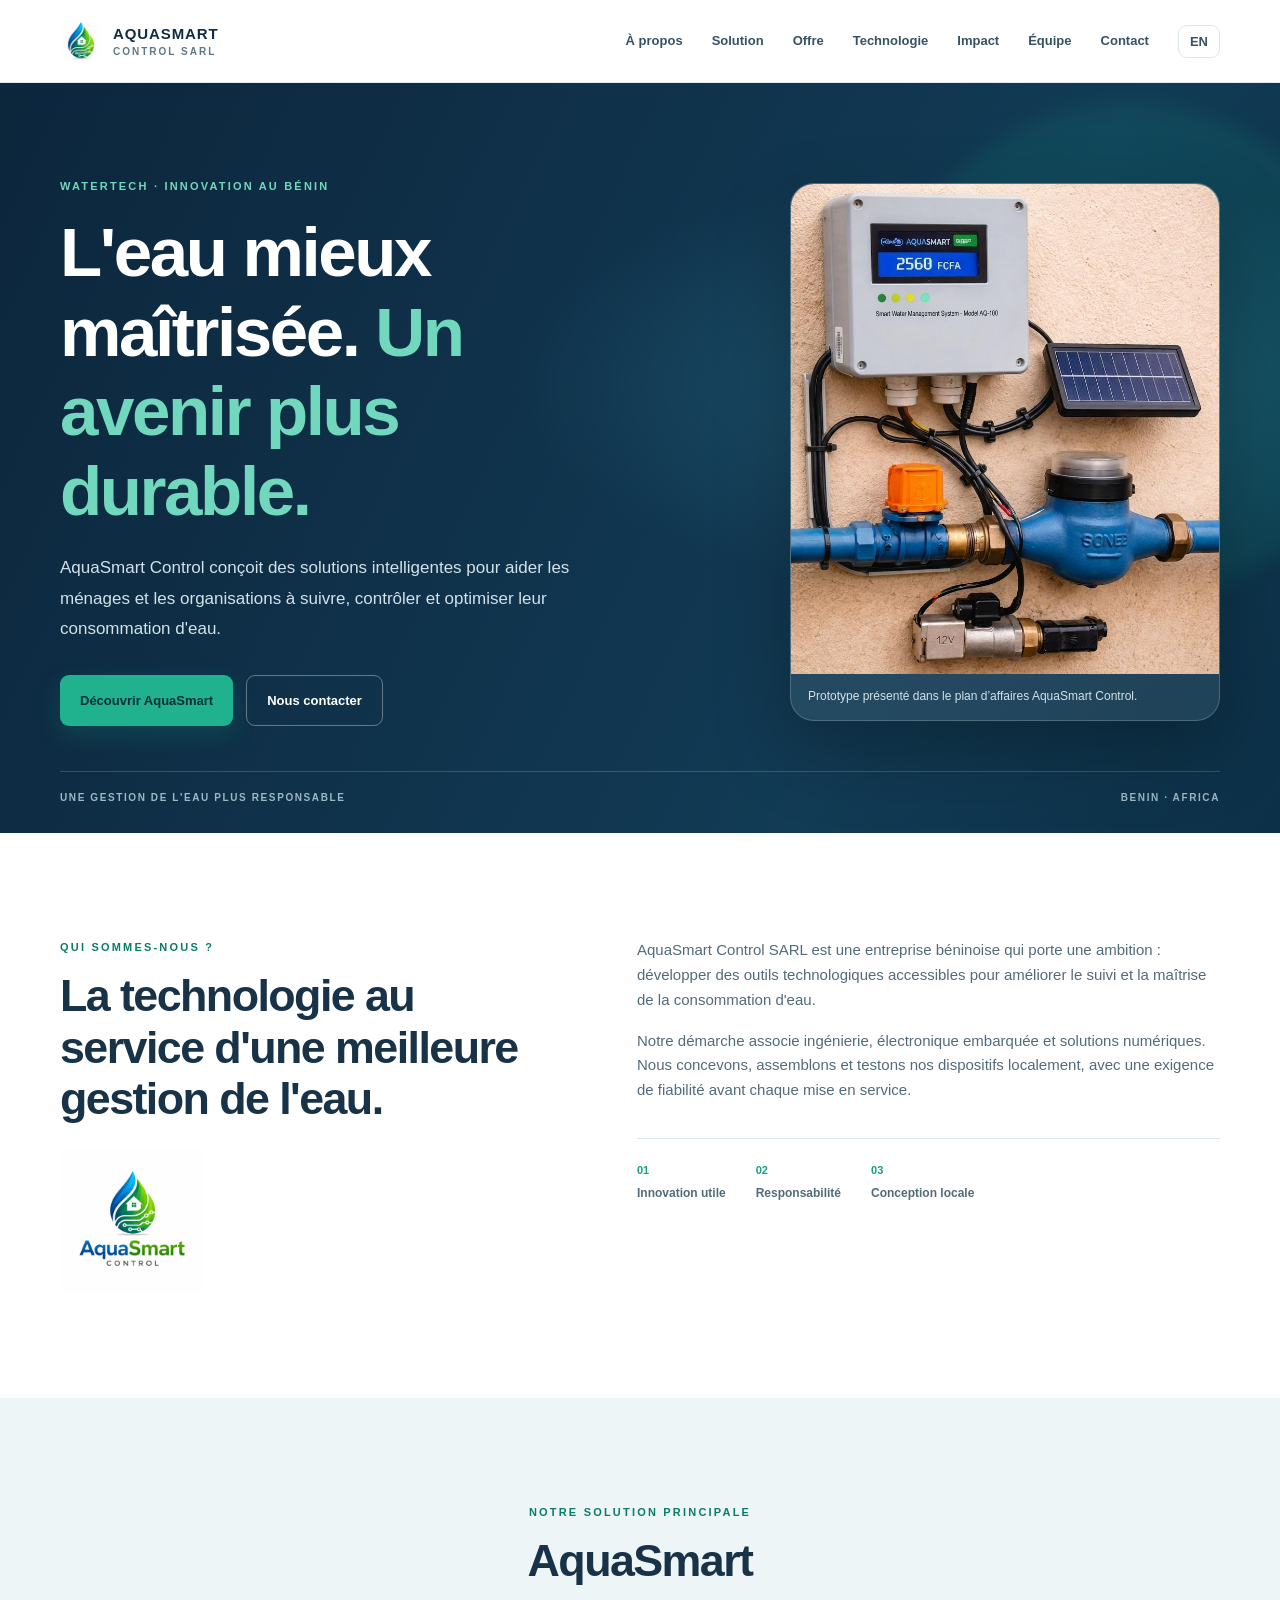
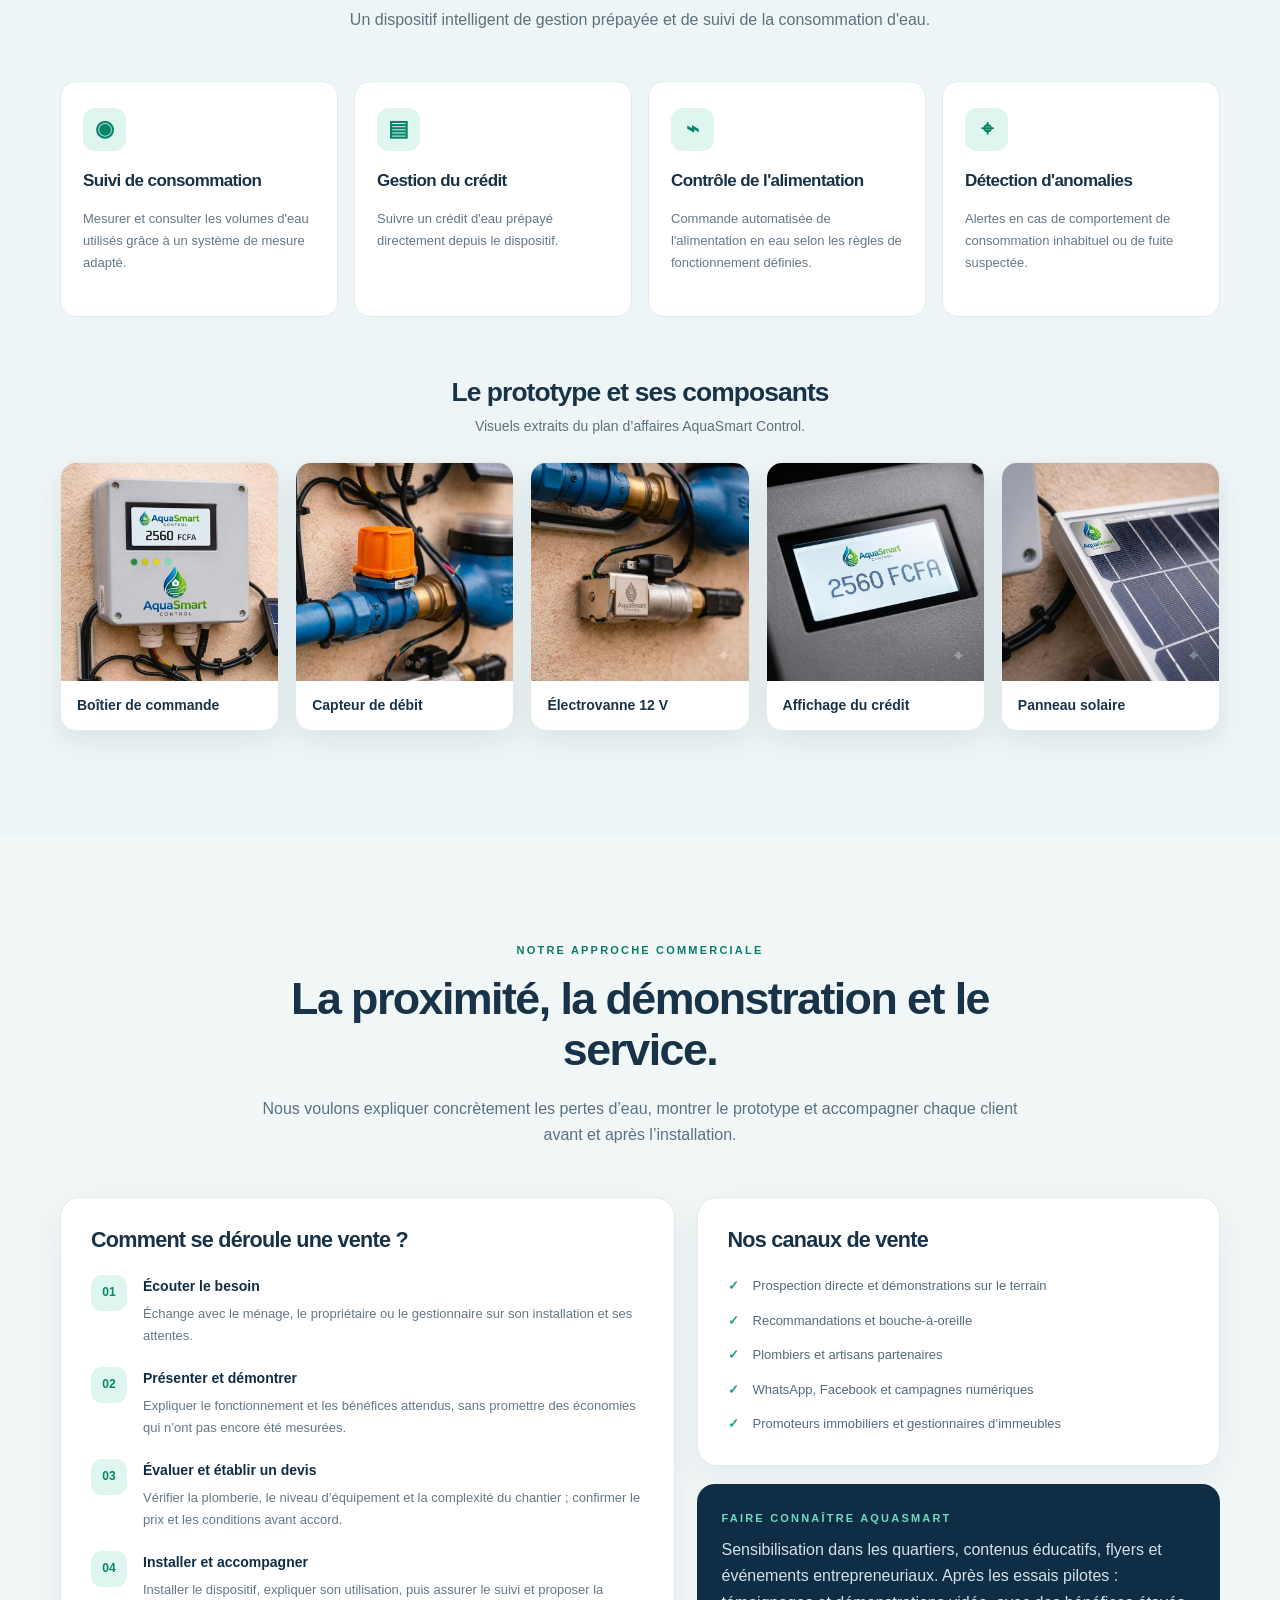
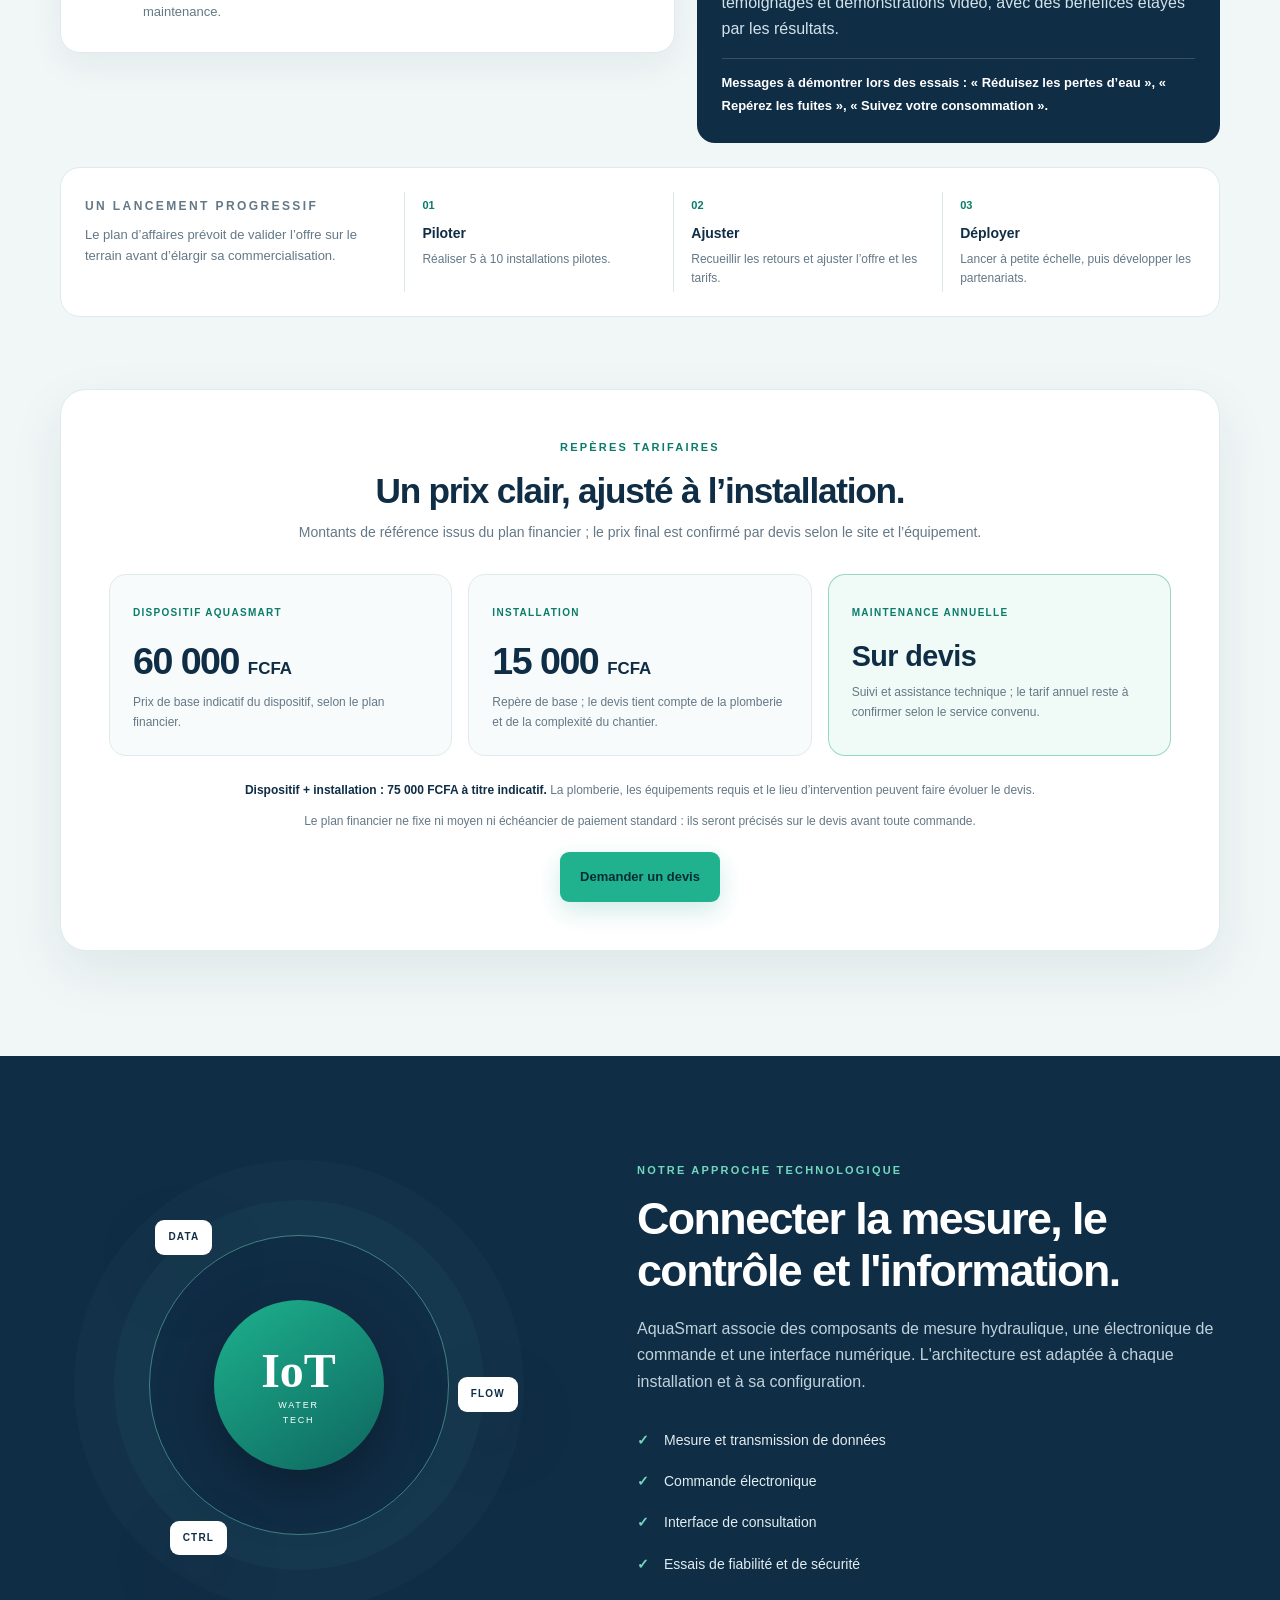
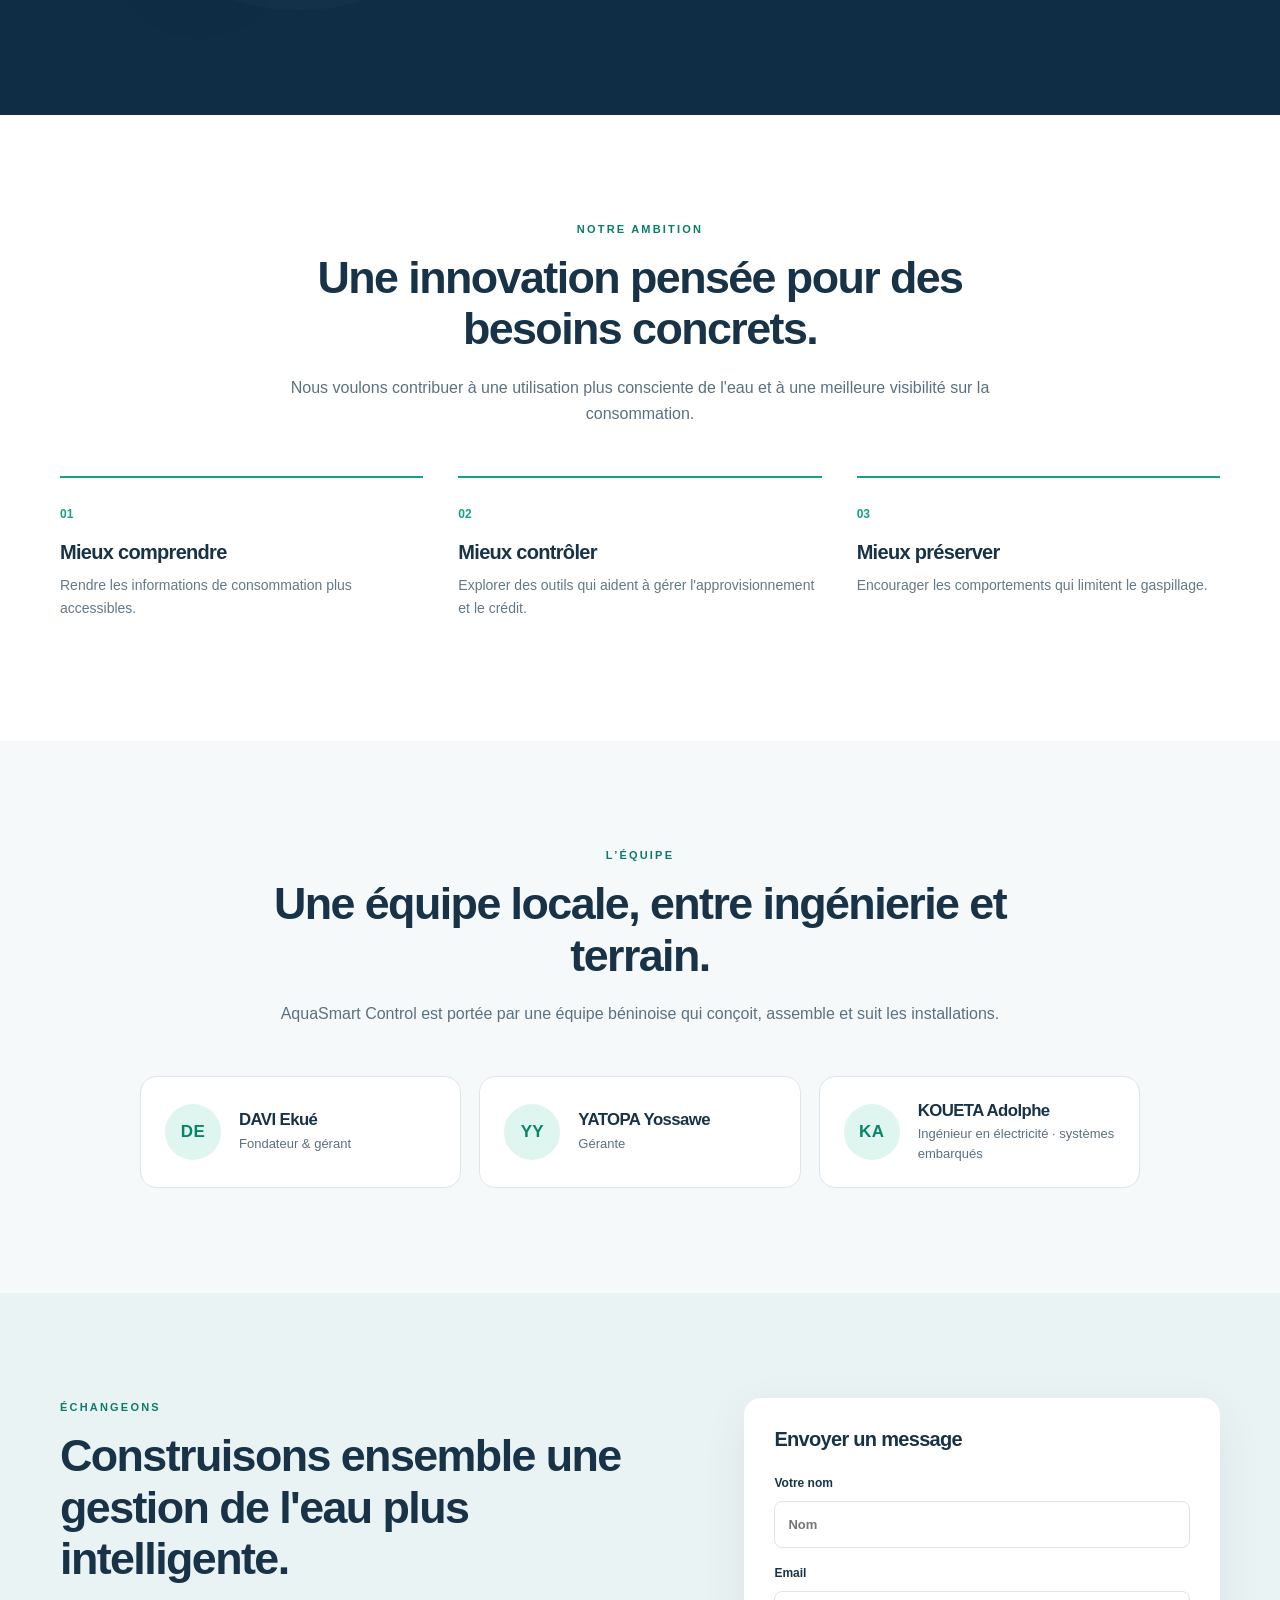
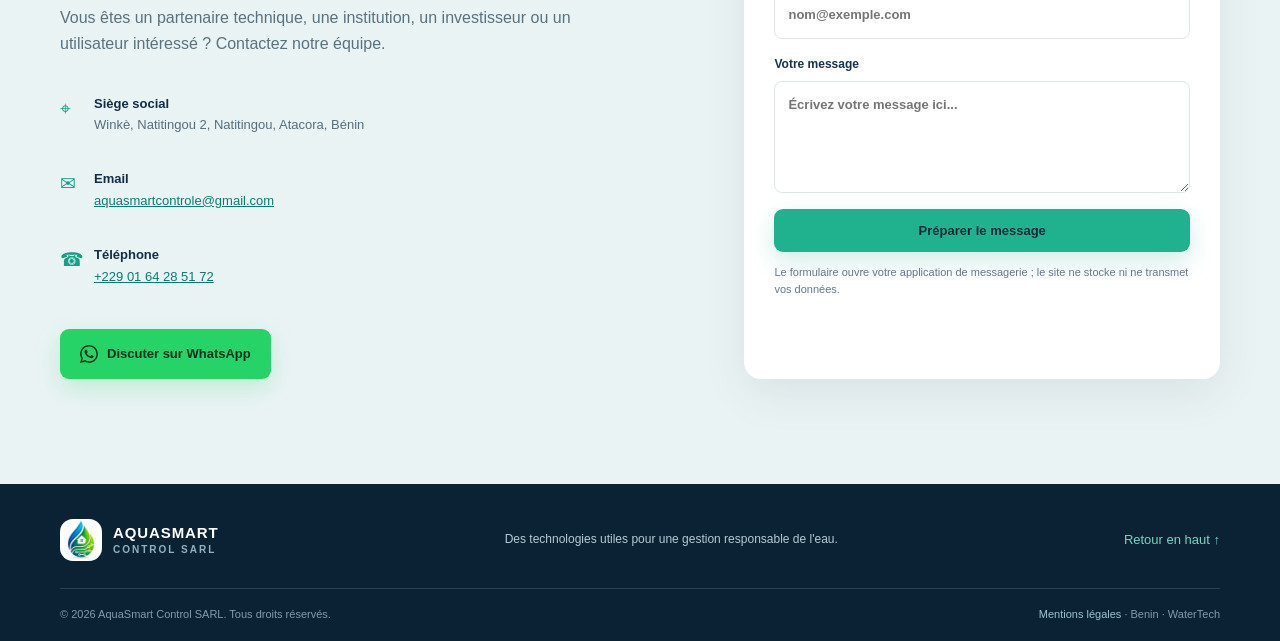
<file: index.html>
<!doctype html>
<html lang="fr">
<head>
  <meta charset="utf-8">
  <meta name="viewport" content="width=device-width, initial-scale=1">
  <meta name="description" content="AquaSmart Control SARL développe des solutions intelligentes pour mieux suivre, contrôler et optimiser la consommation d’eau.">
  <meta name="theme-color" content="#102d46">
  <meta property="og:type" content="website">
  <meta property="og:site_name" content="AquaSmart Control SARL">
  <meta property="og:url" content="https://cideg-dev.github.io/aquasmart-site-vitrine/">
  <meta property="og:title" content="AquaSmart Control SARL | Gestion intelligente de l’eau">
  <meta property="og:description" content="Des solutions intelligentes pour mieux suivre, contrôler et optimiser la consommation d’eau.">
  <meta property="og:locale" content="fr_FR">
  <meta property="og:locale:alternate" content="en_US">
  <meta property="og:image" content="https://cideg-dev.github.io/aquasmart-site-vitrine/assets/og-image.jpg">
  <meta property="og:image:type" content="image/jpeg">
  <meta property="og:image:width" content="1200">
  <meta property="og:image:height" content="630">
  <meta property="og:image:alt" content="AquaSmart Control — « L’eau mieux maîtrisée. Un avenir plus durable. » et le prototype du compteur d’eau prépayé.">
  <meta name="twitter:card" content="summary_large_image">
  <meta name="twitter:title" content="AquaSmart Control SARL | Gestion intelligente de l’eau">
  <meta name="twitter:description" content="Des solutions intelligentes pour mieux suivre, contrôler et optimiser la consommation d’eau.">
  <meta name="twitter:image" content="https://cideg-dev.github.io/aquasmart-site-vitrine/assets/og-image.jpg">
  <link rel="canonical" href="https://cideg-dev.github.io/aquasmart-site-vitrine/">
  <title>AquaSmart Control SARL | Gestion intelligente de l’eau</title>
  <link rel="icon" href="assets/favicon.svg" type="image/svg+xml">
  <link rel="icon" href="assets/logo-mark.png" type="image/png" sizes="192x192">
  <link rel="apple-touch-icon" href="assets/logo-mark.png">
  <link rel="preload" as="image" href="assets/prototype-installe.jpg" fetchpriority="high">
  <link rel="stylesheet" href="styles.css">
  <script defer src="script.js"></script>
  <script type="application/ld+json">
    {
      "@context": "https://schema.org",
      "@type": "Organization",
      "name": "AquaSmart Control SARL",
      "url": "https://cideg-dev.github.io/aquasmart-site-vitrine/",
      "logo": "https://cideg-dev.github.io/aquasmart-site-vitrine/assets/logo-aquasmart.png",
      "email": "aquasmartcontrole@gmail.com",
      "telephone": "+2290164285172",
      "description": "Entreprise béninoise qui développe des solutions intelligentes de suivi, de contrôle et d'optimisation de la consommation d'eau.",
      "address": {
        "@type": "PostalAddress",
        "streetAddress": "Winkè, Natitingou 2",
        "addressLocality": "Natitingou",
        "addressRegion": "Atacora",
        "addressCountry": "BJ"
      },
      "areaServed": "BJ",
      "knowsAbout": ["gestion de l'eau", "objets connectés", "compteur d'eau prépayé"]
    }
  </script>
</head>
<body>
  <a class="skip-link" href="#main">Aller au contenu / Skip to content</a>
  <header class="site-header">
    <div class="container nav-wrap">
      <a class="brand" href="#home" aria-label="AquaSmart Control, accueil">
        <span class="brand-mark"><img src="assets/logo-mark.png" alt="" width="42" height="42"></span>
        <span class="brand-name">AQUASMART <small>CONTROL SARL</small></span>
      </a>
      <button class="menu-toggle" type="button" aria-expanded="false" aria-controls="main-nav" aria-label="Ouvrir le menu">
        <span></span><span></span><span></span>
      </button>
      <nav id="main-nav" class="main-nav" aria-label="Navigation principale">
        <a href="#about" data-fr="À propos" data-en="About">À propos</a>
        <a href="#solution" data-fr="Solution" data-en="Solution">Solution</a>
        <a href="#vente" data-fr="Offre" data-en="Offer">Offre</a>
        <a href="#technology" data-fr="Technologie" data-en="Technology">Technologie</a>
        <a href="#impact" data-fr="Impact" data-en="Impact">Impact</a>
        <a href="#team" data-fr="Équipe" data-en="Team">Équipe</a>
        <a href="#contact" data-fr="Contact" data-en="Contact">Contact</a>
        <button class="lang-switch" type="button" aria-label="Passer en anglais" lang="en">EN</button>
      </nav>
    </div>
  </header>

  <main id="main">
    <section id="home" class="hero">
      <div class="hero-glow"></div>
      <div class="container hero-grid">
        <div class="hero-copy">
          <p class="eyebrow" data-fr="WATERTECH · INNOVATION AU BÉNIN" data-en="WATERTECH · INNOVATION FROM BENIN">WATERTECH · INNOVATION AU BÉNIN</p>
          <h1 data-fr="L'eau mieux maîtrisée. <em>Un avenir plus durable.</em>" data-en="Water, managed smarter. <em>A more sustainable future.</em>">L'eau mieux maîtrisée. <em>Un avenir plus durable.</em></h1>
          <p class="hero-lead" data-fr="AquaSmart Control conçoit des solutions intelligentes pour aider les ménages et les organisations à suivre, contrôler et optimiser leur consommation d'eau." data-en="AquaSmart Control is developing smart solutions to help households and organisations monitor, control and optimise their water use.">AquaSmart Control conçoit des solutions intelligentes pour aider les ménages et les organisations à suivre, contrôler et optimiser leur consommation d'eau.</p>
          <div class="hero-actions">
            <a class="button button-primary" href="#solution" data-fr="Découvrir AquaSmart" data-en="Discover AquaSmart">Découvrir AquaSmart</a>
            <a class="button button-ghost" href="#contact" data-fr="Nous contacter" data-en="Contact us">Nous contacter</a>
          </div>
        </div>
        <figure class="hero-product">
          <img src="assets/prototype-installe.jpg" width="843" height="945" alt="Prototype AquaSmart installé sur une conduite d’eau, avec son boîtier et son panneau solaire" data-alt-fr="Prototype AquaSmart installé sur une conduite d’eau, avec son boîtier et son panneau solaire" data-alt-en="AquaSmart prototype installed on a water pipe, with its control unit and solar panel" fetchpriority="high">
          <figcaption data-fr="Prototype présenté dans le plan d’affaires AquaSmart Control." data-en="Prototype shown in the AquaSmart Control business plan.">Prototype présenté dans le plan d’affaires AquaSmart Control.</figcaption>
        </figure>
      </div>
      <div class="hero-bottom container"><span data-fr="UNE GESTION DE L'EAU PLUS RESPONSABLE" data-en="TOWARDS MORE RESPONSIBLE WATER USE">UNE GESTION DE L'EAU PLUS RESPONSABLE</span><span>BENIN · AFRICA</span></div>
    </section>

    <section id="about" class="section section-light">
      <div class="container two-col">
        <div>
          <p class="eyebrow eyebrow-dark" data-fr="QUI SOMMES-NOUS ?" data-en="WHO WE ARE">QUI SOMMES-NOUS ?</p>
          <h2 data-fr="La technologie au service d'une meilleure gestion de l'eau." data-en="Technology for better water management.">La technologie au service d'une meilleure gestion de l'eau.</h2>
          <figure class="about-logo"><img src="assets/logo-aquasmart.png" width="160" height="160" alt="Logo AquaSmart Control SARL" loading="lazy"></figure>
        </div>
        <div class="section-text">
          <p data-fr="AquaSmart Control SARL est une entreprise béninoise qui porte une ambition : développer des outils technologiques accessibles pour améliorer le suivi et la maîtrise de la consommation d'eau." data-en="AquaSmart Control SARL is a Beninese company with a clear ambition: to develop accessible technology that improves water-use monitoring and management.">AquaSmart Control SARL est une entreprise béninoise qui porte une ambition : développer des outils technologiques accessibles pour améliorer le suivi et la maîtrise de la consommation d'eau.</p>
          <p data-fr="Notre démarche associe ingénierie, électronique embarquée et solutions numériques. Nous concevons, assemblons et testons nos dispositifs localement, avec une exigence de fiabilité avant chaque mise en service." data-en="Our approach combines engineering, embedded electronics and digital solutions. We design, assemble and test our devices locally, with a strong focus on reliability before every installation.">Notre démarche associe ingénierie, électronique embarquée et solutions numériques. Nous concevons, assemblons et testons nos dispositifs localement, avec une exigence de fiabilité avant chaque mise en service.</p>
          <div class="values">
            <div><b>01</b><span data-fr="Innovation utile" data-en="Purposeful innovation">Innovation utile</span></div>
            <div><b>02</b><span data-fr="Responsabilité" data-en="Responsibility">Responsabilité</span></div>
            <div><b>03</b><span data-fr="Conception locale" data-en="Local development">Conception locale</span></div>
          </div>
        </div>
      </div>
    </section>

    <section id="solution" class="section solution-section">
      <div class="container">
        <div class="section-heading">
          <p class="eyebrow" data-fr="NOTRE SOLUTION PRINCIPALE" data-en="OUR CORE SOLUTION">NOTRE SOLUTION PRINCIPALE</p>
          <h2>AquaSmart</h2>
          <p data-fr="Un dispositif intelligent de gestion prépayée et de suivi de la consommation d'eau." data-en="A smart prepaid water-management and consumption-monitoring device.">Un dispositif intelligent de gestion prépayée et de suivi de la consommation d'eau.</p>
        </div>
        <div class="feature-grid">
          <article class="feature-card"><div class="feature-icon">◉</div><h3 data-fr="Suivi de consommation" data-en="Consumption monitoring">Suivi de consommation</h3><p data-fr="Mesurer et consulter les volumes d'eau utilisés grâce à un système de mesure adapté." data-en="Measure and review water usage through an appropriate metering system.">Mesurer et consulter les volumes d'eau utilisés grâce à un système de mesure adapté.</p></article>
          <article class="feature-card"><div class="feature-icon">▤</div><h3 data-fr="Gestion du crédit" data-en="Credit management">Gestion du crédit</h3><p data-fr="Suivre un crédit d'eau prépayé directement depuis le dispositif." data-en="Track prepaid water credit directly from the device.">Suivre un crédit d'eau prépayé directement depuis le dispositif.</p></article>
          <article class="feature-card"><div class="feature-icon">⌁</div><h3 data-fr="Contrôle de l'alimentation" data-en="Water-supply control">Contrôle de l'alimentation</h3><p data-fr="Commande automatisée de l'alimentation en eau selon les règles de fonctionnement définies." data-en="Automated water-supply control based on defined operating rules.">Commande automatisée de l'alimentation en eau selon les règles de fonctionnement définies.</p></article>
          <article class="feature-card"><div class="feature-icon">⌖</div><h3 data-fr="Détection d'anomalies" data-en="Anomaly detection">Détection d'anomalies</h3><p data-fr="Alertes en cas de comportement de consommation inhabituel ou de fuite suspectée." data-en="Alerts for unusual consumption patterns or suspected leaks.">Alertes en cas de comportement de consommation inhabituel ou de fuite suspectée.</p></article>
        </div>
        <div class="product-gallery-section">
          <div class="product-gallery-heading">
            <h3 data-fr="Le prototype et ses composants" data-en="The prototype and its components">Le prototype et ses composants</h3>
            <p data-fr="Visuels extraits du plan d’affaires AquaSmart Control." data-en="Visuals from the AquaSmart Control business plan.">Visuels extraits du plan d’affaires AquaSmart Control.</p>
          </div>
          <div class="product-gallery">
            <figure class="product-gallery-card">
              <img src="assets/boitier-aquasmart.jpg" width="700" height="700" alt="Boîtier de commande AquaSmart avec affichage intégré" data-alt-fr="Boîtier de commande AquaSmart avec affichage intégré" data-alt-en="AquaSmart control unit with an integrated display" loading="lazy" decoding="async">
              <figcaption><strong data-fr="Boîtier de commande" data-en="Control unit">Boîtier de commande</strong></figcaption>
            </figure>
            <figure class="product-gallery-card">
              <img src="assets/capteur-debit.jpg" width="700" height="700" alt="Capteur monté sur la conduite d’eau du prototype" data-alt-fr="Capteur monté sur la conduite d’eau du prototype" data-alt-en="Sensor mounted on the prototype’s water pipe" loading="lazy" decoding="async">
              <figcaption><strong data-fr="Capteur de débit" data-en="Flow sensor">Capteur de débit</strong></figcaption>
            </figure>
            <figure class="product-gallery-card">
              <img src="assets/electrovanne.jpg" width="700" height="700" alt="Électrovanne installée sur le montage AquaSmart" data-alt-fr="Électrovanne installée sur le montage AquaSmart" data-alt-en="Solenoid valve installed in the AquaSmart assembly" loading="lazy" decoding="async">
              <figcaption><strong data-fr="Électrovanne 12 V" data-en="12 V solenoid valve">Électrovanne 12 V</strong></figcaption>
            </figure>
            <figure class="product-gallery-card">
              <img src="assets/affichage-credit.jpg" width="700" height="700" alt="Écran AquaSmart affichant un crédit de 2560 FCFA" data-alt-fr="Écran AquaSmart affichant un crédit de 2560 FCFA" data-alt-en="AquaSmart display showing a credit of 2,560 CFA francs" loading="lazy" decoding="async">
              <figcaption><strong data-fr="Affichage du crédit" data-en="Credit display">Affichage du crédit</strong></figcaption>
            </figure>
            <figure class="product-gallery-card">
              <img src="assets/panneau-solaire.jpg" width="700" height="700" alt="Panneau solaire associé au prototype AquaSmart" data-alt-fr="Panneau solaire associé au prototype AquaSmart" data-alt-en="Solar panel connected to the AquaSmart prototype" loading="lazy" decoding="async">
              <figcaption><strong data-fr="Panneau solaire" data-en="Solar panel">Panneau solaire</strong></figcaption>
            </figure>
          </div>
        </div>
      </div>
    </section>

    <section id="vente" class="section sales-section">
      <div class="container">
        <div class="section-heading">
          <p class="eyebrow eyebrow-dark" data-fr="NOTRE APPROCHE COMMERCIALE" data-en="OUR COMMERCIAL APPROACH">NOTRE APPROCHE COMMERCIALE</p>
          <h2 data-fr="La proximité, la démonstration et le service." data-en="Local relationships, product demonstrations and service.">La proximité, la démonstration et le service.</h2>
          <p data-fr="Nous voulons expliquer concrètement les pertes d’eau, montrer le prototype et accompagner chaque client avant et après l’installation." data-en="We aim to explain water losses, demonstrate the prototype and support each customer before and after installation.">Nous voulons expliquer concrètement les pertes d’eau, montrer le prototype et accompagner chaque client avant et après l’installation.</p>
        </div>

        <div class="sales-layout">
          <div class="sales-panel">
            <h3 data-fr="Comment se déroule une vente ?" data-en="How does a sale work?">Comment se déroule une vente ?</h3>
            <ol class="sales-steps">
              <li><span>01</span><div><strong data-fr="Écouter le besoin" data-en="Understand the need">Écouter le besoin</strong><p data-fr="Échange avec le ménage, le propriétaire ou le gestionnaire sur son installation et ses attentes." data-en="Discuss the household’s, owner’s or property manager’s setup and needs.">Échange avec le ménage, le propriétaire ou le gestionnaire sur son installation et ses attentes.</p></div></li>
              <li><span>02</span><div><strong data-fr="Présenter et démontrer" data-en="Present and demonstrate">Présenter et démontrer</strong><p data-fr="Expliquer le fonctionnement et les bénéfices attendus, sans promettre des économies qui n’ont pas encore été mesurées." data-en="Explain how it works and its intended benefits, without promising savings that have not yet been measured.">Expliquer le fonctionnement et les bénéfices attendus, sans promettre des économies qui n’ont pas encore été mesurées.</p></div></li>
              <li><span>03</span><div><strong data-fr="Évaluer et établir un devis" data-en="Assess and prepare a quote">Évaluer et établir un devis</strong><p data-fr="Vérifier la plomberie, le niveau d’équipement et la complexité du chantier ; confirmer le prix et les conditions avant accord." data-en="Check the plumbing, equipment and installation complexity; confirm the price and terms before agreement.">Vérifier la plomberie, le niveau d’équipement et la complexité du chantier ; confirmer le prix et les conditions avant accord.</p></div></li>
              <li><span>04</span><div><strong data-fr="Installer et accompagner" data-en="Install and support">Installer et accompagner</strong><p data-fr="Installer le dispositif, expliquer son utilisation, puis assurer le suivi et proposer la maintenance." data-en="Install the device, explain its use, then provide follow-up and maintenance options.">Installer le dispositif, expliquer son utilisation, puis assurer le suivi et proposer la maintenance.</p></div></li>
            </ol>
          </div>

          <div class="sales-side">
            <article class="sales-panel">
              <h3 data-fr="Nos canaux de vente" data-en="Our sales channels">Nos canaux de vente</h3>
              <ul class="sales-channel-list">
                <li data-fr="Prospection directe et démonstrations sur le terrain" data-en="Direct outreach and on-site demonstrations">Prospection directe et démonstrations sur le terrain</li>
                <li data-fr="Recommandations et bouche-à-oreille" data-en="Referrals and word of mouth">Recommandations et bouche-à-oreille</li>
                <li data-fr="Plombiers et artisans partenaires" data-en="Plumbers and trade partners">Plombiers et artisans partenaires</li>
                <li data-fr="WhatsApp, Facebook et campagnes numériques" data-en="WhatsApp, Facebook and digital campaigns">WhatsApp, Facebook et campagnes numériques</li>
                <li data-fr="Promoteurs immobiliers et gestionnaires d’immeubles" data-en="Property developers and building managers">Promoteurs immobiliers et gestionnaires d’immeubles</li>
              </ul>
            </article>
            <article class="promotion-card">
              <p class="eyebrow" data-fr="FAIRE CONNAÎTRE AQUASMART" data-en="INTRODUCING AQUASMART">FAIRE CONNAÎTRE AQUASMART</p>
              <p data-fr="Sensibilisation dans les quartiers, contenus éducatifs, flyers et événements entrepreneuriaux. Après les essais pilotes : témoignages et démonstrations vidéo, avec des bénéfices étayés par les résultats." data-en="Neighbourhood outreach, educational content, flyers and entrepreneurship events. After pilot testing: customer stories and demonstration videos, with benefits supported by results.">Sensibilisation dans les quartiers, contenus éducatifs, flyers et événements entrepreneuriaux. Après les essais pilotes : témoignages et démonstrations vidéo, avec des bénéfices étayés par les résultats.</p>
              <p class="promotion-message" data-fr="Messages à démontrer lors des essais : « Réduisez les pertes d’eau », « Repérez les fuites », « Suivez votre consommation »." data-en="Messages to validate in testing: “Reduce water loss”, “Spot leaks”, “Track your water use”.">Messages à démontrer lors des essais : « Réduisez les pertes d’eau », « Repérez les fuites », « Suivez votre consommation ».</p>
            </article>
          </div>
        </div>

        <div class="launch-plan">
          <div class="launch-plan-intro">
            <p class="eyebrow eyebrow-dark" data-fr="UN LANCEMENT PROGRESSIF" data-en="A PHASED LAUNCH">UN LANCEMENT PROGRESSIF</p>
            <p data-fr="Le plan d’affaires prévoit de valider l’offre sur le terrain avant d’élargir sa commercialisation." data-en="The business plan calls for field validation before expanding commercial rollout.">Le plan d’affaires prévoit de valider l’offre sur le terrain avant d’élargir sa commercialisation.</p>
          </div>
          <div><span>01</span><strong data-fr="Piloter" data-en="Pilot">Piloter</strong><p data-fr="Réaliser 5 à 10 installations pilotes." data-en="Complete 5 to 10 pilot installations.">Réaliser 5 à 10 installations pilotes.</p></div>
          <div><span>02</span><strong data-fr="Ajuster" data-en="Refine">Ajuster</strong><p data-fr="Recueillir les retours et ajuster l’offre et les tarifs." data-en="Gather feedback and refine the offer and pricing.">Recueillir les retours et ajuster l’offre et les tarifs.</p></div>
          <div><span>03</span><strong data-fr="Déployer" data-en="Roll out">Déployer</strong><p data-fr="Lancer à petite échelle, puis développer les partenariats." data-en="Launch on a small scale, then grow partnerships.">Lancer à petite échelle, puis développer les partenariats.</p></div>
        </div>

        <div class="pricing-block" id="tarifs">
          <div class="pricing-heading">
            <p class="eyebrow eyebrow-dark" data-fr="REPÈRES TARIFAIRES" data-en="PRICE GUIDANCE">REPÈRES TARIFAIRES</p>
            <h3 data-fr="Un prix clair, ajusté à l’installation." data-en="Clear pricing, tailored to the installation.">Un prix clair, ajusté à l’installation.</h3>
            <p data-fr="Montants de référence issus du plan financier ; le prix final est confirmé par devis selon le site et l’équipement." data-en="Reference amounts from the financial plan; the final price is confirmed by quote based on the site and equipment.">Montants de référence issus du plan financier ; le prix final est confirmé par devis selon le site et l’équipement.</p>
          </div>
          <div class="pricing-grid">
            <article class="price-card">
              <span class="price-label" data-fr="DISPOSITIF AQUASMART" data-en="AQUASMART DEVICE">DISPOSITIF AQUASMART</span>
              <p class="price-amount">60&nbsp;000 <small>FCFA</small></p>
              <p data-fr="Prix de base indicatif du dispositif, selon le plan financier." data-en="Indicative base price for the device, according to the financial plan.">Prix de base indicatif du dispositif, selon le plan financier.</p>
            </article>
            <article class="price-card">
              <span class="price-label" data-fr="INSTALLATION" data-en="INSTALLATION">INSTALLATION</span>
              <p class="price-amount">15&nbsp;000 <small>FCFA</small></p>
              <p data-fr="Repère de base ; le devis tient compte de la plomberie et de la complexité du chantier." data-en="Base guide price; the quote accounts for the plumbing and installation complexity.">Repère de base ; le devis tient compte de la plomberie et de la complexité du chantier.</p>
            </article>
            <article class="price-card price-card-highlight">
              <span class="price-label" data-fr="MAINTENANCE ANNUELLE" data-en="ANNUAL MAINTENANCE">MAINTENANCE ANNUELLE</span>
              <p class="price-amount price-on-quote" data-fr="Sur devis" data-en="By quote">Sur devis</p>
              <p data-fr="Suivi et assistance technique ; le tarif annuel reste à confirmer selon le service convenu." data-en="Follow-up and technical support; the annual rate is confirmed based on the agreed service.">Suivi et assistance technique ; le tarif annuel reste à confirmer selon le service convenu.</p>
            </article>
          </div>
          <div class="pricing-note">
            <p><strong data-fr="Dispositif + installation : 75&nbsp;000 FCFA à titre indicatif." data-en="Device + installation: FCFA 75,000 as an indicative guide.">Dispositif + installation : 75&nbsp;000 FCFA à titre indicatif.</strong> <span data-fr="La plomberie, les équipements requis et le lieu d’intervention peuvent faire évoluer le devis." data-en="Plumbing, required equipment and the installation location may affect the quote.">La plomberie, les équipements requis et le lieu d’intervention peuvent faire évoluer le devis.</span></p>
            <p data-fr="Le plan financier ne fixe ni moyen ni échéancier de paiement standard : ils seront précisés sur le devis avant toute commande." data-en="The financial plan does not set a standard payment method or schedule; these will be specified in the quote before any order.">Le plan financier ne fixe ni moyen ni échéancier de paiement standard : ils seront précisés sur le devis avant toute commande.</p>
          </div>
          <a class="button button-primary pricing-cta" href="#contact" data-fr="Demander un devis" data-en="Request a quote">Demander un devis</a>
        </div>
      </div>
    </section>

    <section id="technology" class="section tech-section">
      <div class="container tech-grid">
        <div class="tech-art"><div class="tech-ring"></div><div class="tech-core"><span>IoT</span><small>WATER<br>TECH</small></div><div class="tech-node node-1">DATA</div><div class="tech-node node-2">FLOW</div><div class="tech-node node-3">CTRL</div></div>
        <div>
          <p class="eyebrow" data-fr="NOTRE APPROCHE TECHNOLOGIQUE" data-en="OUR TECHNOLOGY APPROACH">NOTRE APPROCHE TECHNOLOGIQUE</p>
          <h2 data-fr="Connecter la mesure, le contrôle et l'information." data-en="Connecting measurement, control and information.">Connecter la mesure, le contrôle et l'information.</h2>
          <p data-fr="AquaSmart associe des composants de mesure hydraulique, une électronique de commande et une interface numérique. L'architecture est adaptée à chaque installation et à sa configuration." data-en="AquaSmart combines hydraulic measurement components, control electronics and a digital interface. The architecture is adapted to each installation and its configuration.">AquaSmart associe des composants de mesure hydraulique, une électronique de commande et une interface numérique. L'architecture est adaptée à chaque installation et à sa configuration.</p>
          <ul class="check-list">
            <li data-fr="Mesure et transmission de données" data-en="Measurement and data transmission">Mesure et transmission de données</li>
            <li data-fr="Commande électronique" data-en="Electronic control">Commande électronique</li>
            <li data-fr="Interface de consultation" data-en="User information interface">Interface de consultation</li>
            <li data-fr="Essais de fiabilité et de sécurité" data-en="Reliability and safety testing">Essais de fiabilité et de sécurité</li>
          </ul>
        </div>
      </div>
    </section>

    <section id="impact" class="section impact-section">
      <div class="container">
        <div class="section-heading">
          <p class="eyebrow" data-fr="NOTRE AMBITION" data-en="OUR AMBITION">NOTRE AMBITION</p>
          <h2 data-fr="Une innovation pensée pour des besoins concrets." data-en="Innovation designed for real-world needs.">Une innovation pensée pour des besoins concrets.</h2>
          <p data-fr="Nous voulons contribuer à une utilisation plus consciente de l'eau et à une meilleure visibilité sur la consommation." data-en="We aim to support more conscious water use and give users better visibility into consumption.">Nous voulons contribuer à une utilisation plus consciente de l'eau et à une meilleure visibilité sur la consommation.</p>
        </div>
        <div class="impact-grid">
          <div><span>01</span><h3 data-fr="Mieux comprendre" data-en="Understand better">Mieux comprendre</h3><p data-fr="Rendre les informations de consommation plus accessibles." data-en="Make water-use information easier to access.">Rendre les informations de consommation plus accessibles.</p></div>
          <div><span>02</span><h3 data-fr="Mieux contrôler" data-en="Control better">Mieux contrôler</h3><p data-fr="Explorer des outils qui aident à gérer l'approvisionnement et le crédit." data-en="Develop tools that help manage water supply and credit.">Explorer des outils qui aident à gérer l'approvisionnement et le crédit.</p></div>
          <div><span>03</span><h3 data-fr="Mieux préserver" data-en="Preserve better">Mieux préserver</h3><p data-fr="Encourager les comportements qui limitent le gaspillage." data-en="Encourage practices that help reduce waste.">Encourager les comportements qui limitent le gaspillage.</p></div>
        </div>
      </div>
    </section>

    <section id="team" class="section team-section">
      <div class="container">
        <div class="section-heading">
          <p class="eyebrow" data-fr="L’ÉQUIPE" data-en="THE TEAM">L’ÉQUIPE</p>
          <h2 data-fr="Une équipe locale, entre ingénierie et terrain." data-en="A local team, combining engineering and field experience.">Une équipe locale, entre ingénierie et terrain.</h2>
          <p data-fr="AquaSmart Control est portée par une équipe béninoise qui conçoit, assemble et suit les installations." data-en="AquaSmart Control is driven by a Beninese team that designs, assembles and monitors installations.">AquaSmart Control est portée par une équipe béninoise qui conçoit, assemble et suit les installations.</p>
        </div>
        <div class="team-grid">
          <article class="team-card">
            <span class="team-avatar" aria-hidden="true">DE</span>
            <div>
              <h3>DAVI Ekué</h3>
              <p class="team-role" data-fr="Fondateur &amp; gérant" data-en="Founder &amp; managing director">Fondateur &amp; gérant</p>
            </div>
          </article>
          <article class="team-card">
            <span class="team-avatar" aria-hidden="true">YY</span>
            <div>
              <h3>YATOPA Yossawe</h3>
              <p class="team-role" data-fr="Gérante" data-en="Managing director">Gérante</p>
            </div>
          </article>
          <article class="team-card">
            <span class="team-avatar" aria-hidden="true">KA</span>
            <div>
              <h3>KOUETA Adolphe</h3>
              <p class="team-role" data-fr="Ingénieur en électricité · systèmes embarqués" data-en="Electrical engineer · embedded systems">Ingénieur en électricité · systèmes embarqués</p>
            </div>
          </article>
        </div>
      </div>
    </section>

    <section id="contact" class="section contact-section">
      <div class="container contact-grid">
        <div>
          <p class="eyebrow" data-fr="ÉCHANGEONS" data-en="LET'S CONNECT">ÉCHANGEONS</p>
          <h2 data-fr="Construisons ensemble une gestion de l'eau plus intelligente." data-en="Let's build smarter water management together.">Construisons ensemble une gestion de l'eau plus intelligente.</h2>
          <p data-fr="Vous êtes un partenaire technique, une institution, un investisseur ou un utilisateur intéressé ? Contactez notre équipe." data-en="Are you a technical partner, institution, investor or interested user? Get in touch with our team.">Vous êtes un partenaire technique, une institution, un investisseur ou un utilisateur intéressé ? Contactez notre équipe.</p>
          <div class="contact-details">
            <p><span>⌖</span><b data-fr="Siège social" data-en="Registered office">Siège social</b><br><span data-fr="Winkè, Natitingou 2, Natitingou, Atacora, Bénin" data-en="Winkè, Natitingou 2, Natitingou, Atacora, Benin">Winkè, Natitingou 2, Natitingou, Atacora, Bénin</span></p>
            <p class="contact-method" id="company-email" hidden><span>✉</span><b>Email</b><br><a></a></p>
            <p class="contact-method" id="company-phone" hidden><span>☎</span><b data-fr="Téléphone" data-en="Phone">Téléphone</b><br><a></a></p>
            <p id="contact-pending" data-fr="Nos coordonnées seront publiées prochainement." data-en="Our contact details will be published soon.">Nos coordonnées seront publiées prochainement.</p>
          </div>
          <a class="button button-whatsapp" id="whatsapp-link" href="#" hidden>
            <svg width="18" height="18" viewBox="0 0 24 24" aria-hidden="true" focusable="false"><path fill="currentColor" d="M17.472 14.382c-.297-.149-1.758-.867-2.03-.967-.273-.099-.471-.148-.67.15-.197.297-.767.966-.94 1.164-.173.199-.347.223-.644.075-.297-.15-1.255-.463-2.39-1.475-.883-.788-1.48-1.761-1.653-2.059-.173-.297-.018-.458.13-.606.134-.133.298-.347.446-.52.149-.174.198-.298.298-.497.099-.198.05-.371-.025-.52-.075-.149-.669-1.612-.916-2.207-.242-.579-.487-.5-.669-.51-.173-.008-.371-.01-.57-.01-.198 0-.52.074-.792.372-.272.297-1.04 1.016-1.04 2.479 0 1.462 1.065 2.875 1.213 3.074.149.198 2.096 3.2 5.077 4.487.709.306 1.262.489 1.694.625.712.227 1.36.195 1.871.118.571-.085 1.758-.719 2.006-1.413.248-.694.248-1.289.173-1.413-.074-.124-.272-.198-.57-.347m-5.421 7.403h-.004a9.87 9.87 0 01-5.031-1.378l-.361-.214-3.741.982.998-3.648-.235-.374a9.86 9.86 0 01-1.51-5.26c.001-5.45 4.436-9.884 9.888-9.884 2.64 0 5.122 1.03 6.988 2.898a9.825 9.825 0 012.893 6.994c-.003 5.45-4.437 9.884-9.885 9.884m8.413-18.297A11.815 11.815 0 0012.05 0C5.495 0 .16 5.335.157 11.892c0 2.096.547 4.142 1.588 5.945L.057 24l6.305-1.654a11.882 11.882 0 005.683 1.448h.005c6.554 0 11.89-5.335 11.893-11.893a11.821 11.821 0 00-3.48-8.413z"/></svg>
            <span data-fr="Discuter sur WhatsApp" data-en="Chat on WhatsApp">Discuter sur WhatsApp</span>
          </a>
        </div>
        <form class="contact-form" id="contact-form">
          <h3 data-fr="Envoyer un message" data-en="Send a message">Envoyer un message</h3>
          <label><span data-fr="Votre nom" data-en="Your name">Votre nom</span><input name="name" required autocomplete="name" placeholder="Nom" data-placeholder-fr="Nom" data-placeholder-en="Name"></label>
          <label><span>Email</span><input type="email" name="email" required autocomplete="email" placeholder="nom@exemple.com" data-placeholder-fr="nom@exemple.com" data-placeholder-en="name@example.com"></label>
          <label><span data-fr="Votre message" data-en="Your message">Votre message</span><textarea name="message" rows="4" required placeholder="Écrivez votre message ici..." data-placeholder-fr="Écrivez votre message ici..." data-placeholder-en="Write your message here..."></textarea></label>
          <button class="button button-primary" type="submit" data-fr="Préparer le message" data-en="Prepare message">Préparer le message</button>
          <small data-fr="Le formulaire ouvre votre application de messagerie ; le site ne stocke ni ne transmet vos données." data-en="The form opens your email application; this site does not store or transmit your data.">Le formulaire ouvre votre application de messagerie ; le site ne stocke ni ne transmet vos données.</small>
          <p class="form-status" id="form-status" role="status" aria-live="polite"></p>
        </form>
      </div>
    </section>
  </main>

  <footer class="site-footer">
    <div class="container footer-top">
      <a class="brand brand-footer" href="#home"><span class="brand-mark"><img src="assets/logo-mark.png" alt="" width="42" height="42"></span><span class="brand-name">AQUASMART <small>CONTROL SARL</small></span></a>
      <p data-fr="Des technologies utiles pour une gestion responsable de l'eau." data-en="Useful technology for responsible water management.">Des technologies utiles pour une gestion responsable de l'eau.</p>
      <a href="#home" class="back-top" data-fr="Retour en haut ↑" data-en="Back to top ↑">Retour en haut ↑</a>
    </div>
    <div class="container footer-bottom"><span>© <span id="year"></span> AquaSmart Control SARL. <span data-fr="Tous droits réservés." data-en="All rights reserved.">Tous droits réservés.</span></span><span><a class="footer-link" href="mentions-legales.html" data-fr="Mentions légales" data-en="Legal notice">Mentions légales</a> · Benin · WaterTech</span></div>
  </footer>
</body>
</html>
</file>
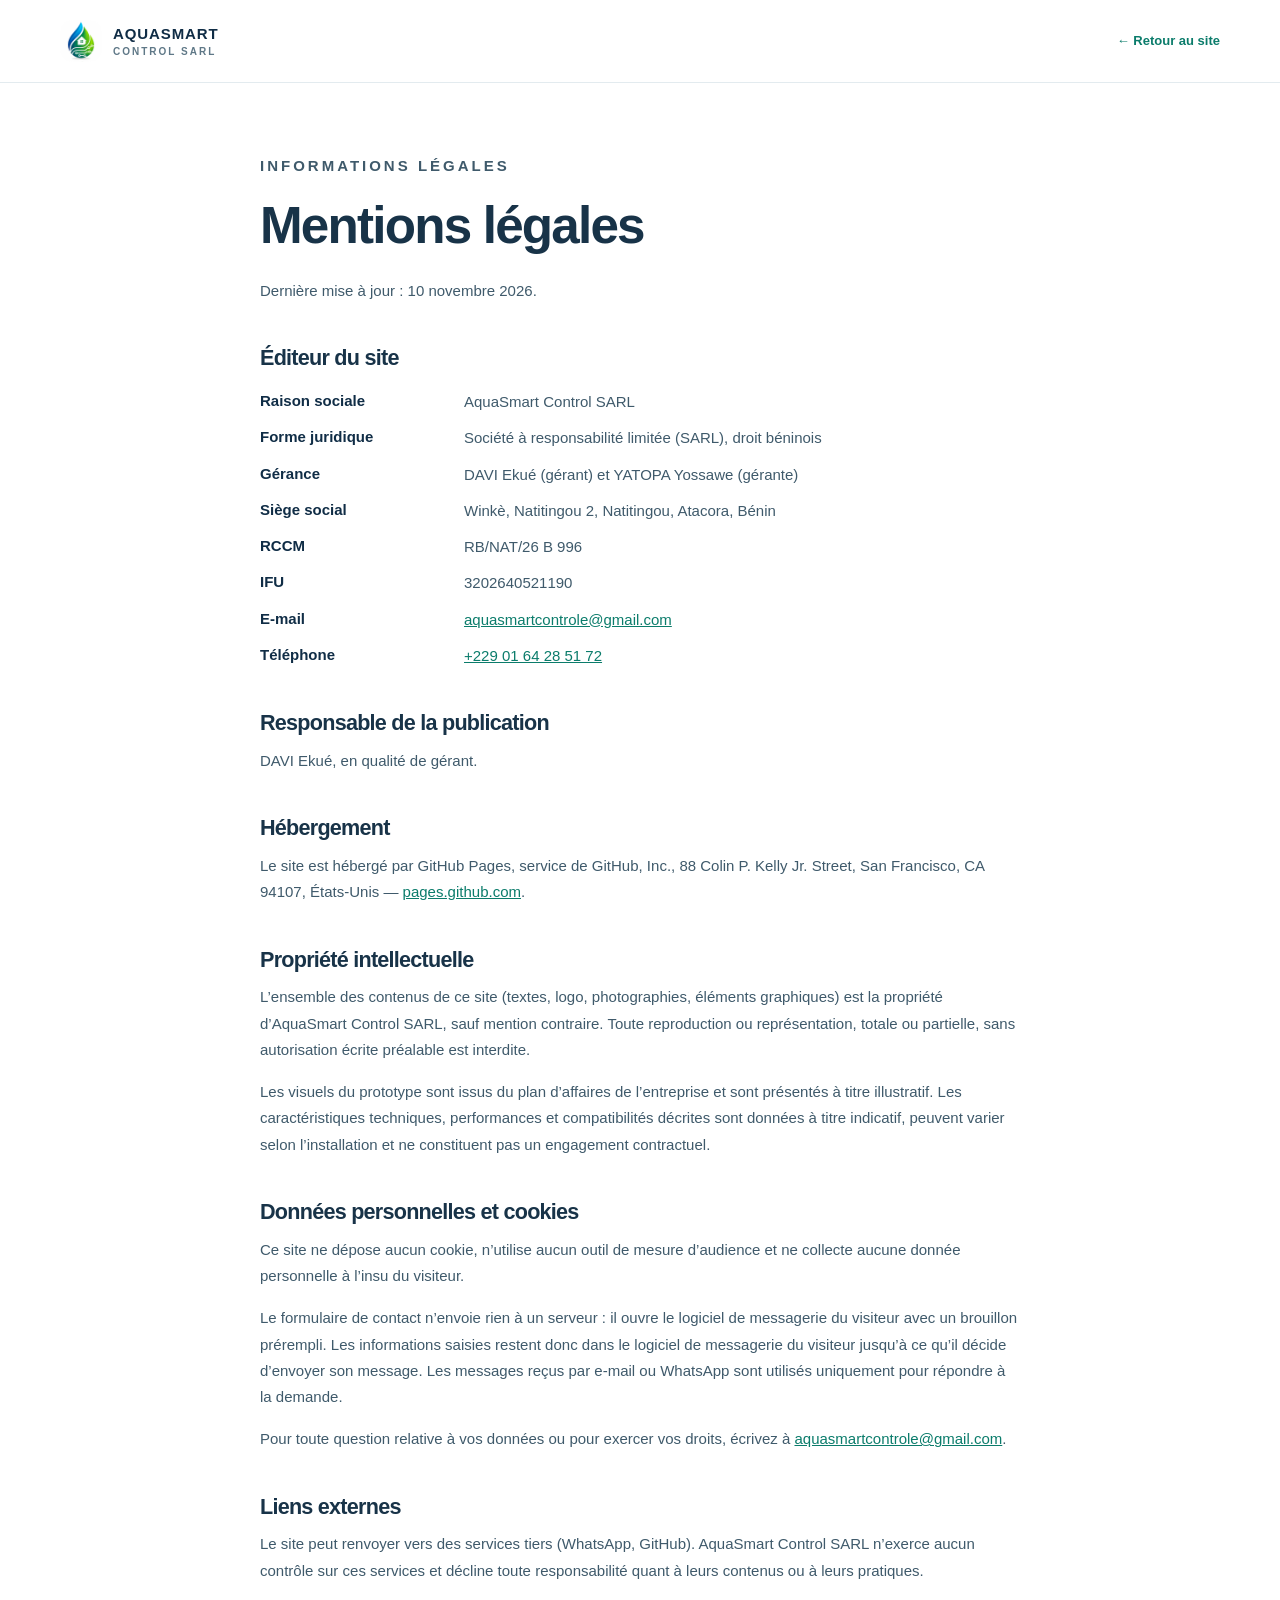
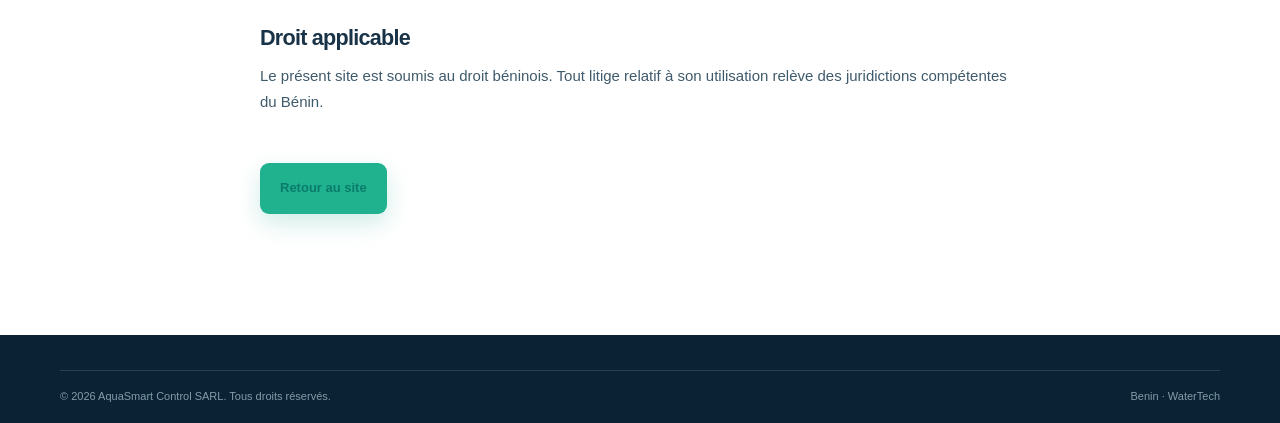
<file: mentions-legales.html>
<!doctype html>
<html lang="fr">
<head>
  <meta charset="utf-8">
  <meta name="viewport" content="width=device-width, initial-scale=1">
  <meta name="description" content="Mentions légales du site d’AquaSmart Control SARL : éditeur, responsable de la publication, hébergement et traitement des données.">
  <meta name="theme-color" content="#102d46">
  <title>Mentions légales | AquaSmart Control SARL</title>
  <link rel="canonical" href="https://cideg-dev.github.io/aquasmart-site-vitrine/mentions-legales.html">
  <link rel="icon" href="assets/favicon.svg" type="image/svg+xml">
  <link rel="icon" href="assets/logo-mark.png" type="image/png" sizes="192x192">
  <link rel="apple-touch-icon" href="assets/logo-mark.png">
  <link rel="stylesheet" href="styles.css">
</head>
<body class="legal-page">
  <a class="skip-link" href="#main">Aller au contenu</a>
  <header class="site-header">
    <div class="container nav-wrap">
      <a class="brand" href="index.html" aria-label="AquaSmart Control, retour à l’accueil">
        <span class="brand-mark"><img src="assets/logo-mark.png" alt="" width="42" height="42"></span>
        <span class="brand-name">AQUASMART <small>CONTROL SARL</small></span>
      </a>
      <a class="back-top" href="index.html">← Retour au site</a>
    </div>
  </header>

  <main id="main" class="section legal-section">
    <div class="container legal-wrap">
      <p class="eyebrow">INFORMATIONS LÉGALES</p>
      <h1>Mentions légales</h1>
      <p class="legal-updated">Dernière mise à jour : 10 novembre 2026.</p>

      <h2>Éditeur du site</h2>
      <dl class="legal-list">
        <dt>Raison sociale</dt>
        <dd>AquaSmart Control SARL</dd>
        <dt>Forme juridique</dt>
        <dd>Société à responsabilité limitée (SARL), droit béninois</dd>
        <dt>Gérance</dt>
        <dd>DAVI Ekué (gérant) et YATOPA Yossawe (gérante)</dd>
        <dt>Siège social</dt>
        <dd>Winkè, Natitingou 2, Natitingou, Atacora, Bénin</dd>
        <dt>RCCM</dt>
        <dd>RB/NAT/26 B 996</dd>
        <dt>IFU</dt>
        <dd>3202640521190</dd>
        <dt>E-mail</dt>
        <dd><a href="mailto:aquasmartcontrole@gmail.com">aquasmartcontrole@gmail.com</a></dd>
        <dt>Téléphone</dt>
        <dd><a href="tel:+2290164285172">+229 01 64 28 51 72</a></dd>
      </dl>

      <h2>Responsable de la publication</h2>
      <p>DAVI Ekué, en qualité de gérant.</p>

      <h2>Hébergement</h2>
      <p>
        Le site est hébergé par GitHub Pages, service de GitHub, Inc., 88 Colin P. Kelly Jr. Street,
        San Francisco, CA 94107, États-Unis — <a href="https://pages.github.com" rel="noopener">pages.github.com</a>.
      </p>

      <h2>Propriété intellectuelle</h2>
      <p>
        L’ensemble des contenus de ce site (textes, logo, photographies, éléments graphiques) est la propriété
        d’AquaSmart Control SARL, sauf mention contraire. Toute reproduction ou représentation, totale ou partielle,
        sans autorisation écrite préalable est interdite.
      </p>
      <p>
        Les visuels du prototype sont issus du plan d’affaires de l’entreprise et sont présentés à titre illustratif.
        Les caractéristiques techniques, performances et compatibilités décrites sont données à titre indicatif,
        peuvent varier selon l’installation et ne constituent pas un engagement contractuel.
      </p>

      <h2>Données personnelles et cookies</h2>
      <p>
        Ce site ne dépose aucun cookie, n’utilise aucun outil de mesure d’audience et ne collecte aucune donnée
        personnelle à l’insu du visiteur.
      </p>
      <p>
        Le formulaire de contact n’envoie rien à un serveur : il ouvre le logiciel de messagerie du visiteur avec un
        brouillon prérempli. Les informations saisies restent donc dans le logiciel de messagerie du visiteur jusqu’à
        ce qu’il décide d’envoyer son message. Les messages reçus par e-mail ou WhatsApp sont utilisés uniquement pour
        répondre à la demande.
      </p>
      <p>
        Pour toute question relative à vos données ou pour exercer vos droits, écrivez à
        <a href="mailto:aquasmartcontrole@gmail.com">aquasmartcontrole@gmail.com</a>.
      </p>

      <h2>Liens externes</h2>
      <p>
        Le site peut renvoyer vers des services tiers (WhatsApp, GitHub). AquaSmart Control SARL n’exerce aucun
        contrôle sur ces services et décline toute responsabilité quant à leurs contenus ou à leurs pratiques.
      </p>

      <h2>Droit applicable</h2>
      <p>
        Le présent site est soumis au droit béninois. Tout litige relatif à son utilisation relève des juridictions
        compétentes du Bénin.
      </p>

      <p class="legal-back"><a class="button button-primary" href="index.html">Retour au site</a></p>
    </div>
  </main>

  <footer class="site-footer">
    <div class="container footer-bottom">
      <span>© 2026 AquaSmart Control SARL. Tous droits réservés.</span>
      <span>Benin · WaterTech</span>
    </div>
  </footer>
</body>
</html>
</file>
<file: styles.css>
:root{--navy:#102d46;--navy2:#173d58;--teal:#16a085;--mint:#dff5ef;--ink:#183348;--muted:#647887;--paper:#f5f9fa;--white:#fff;--line:#dce7eb;--teal-ink:#0b7c6b;--shadow:0 24px 70px rgba(5,33,51,.16)}
*{box-sizing:border-box}html{scroll-behavior:smooth}body{margin:0;font-family:'DM Sans',-apple-system,BlinkMacSystemFont,'Segoe UI',Roboto,Helvetica,Arial,sans-serif;color:var(--ink);background:var(--paper);line-height:1.65}h1,h2,h3,.brand-name{font-family:'Manrope','Segoe UI',-apple-system,BlinkMacSystemFont,Roboto,Helvetica,Arial,sans-serif;line-height:1.15;letter-spacing:-.035em}h1{font-size:clamp(2.7rem,5.4vw,5.3rem);margin:18px 0 22px;font-weight:800}h1 em{color:#72d8bd;font-style:normal}h2{font-size:clamp(2rem,3.5vw,3.45rem);margin:12px 0 20px}h3{font-size:1.25rem}p{margin:0 0 16px}.container{width:min(1160px,calc(100% - 44px));margin:auto}.skip-link{position:absolute;left:-999px;top:8px;background:#fff;padding:10px;z-index:99}.skip-link:focus{left:8px}.sr-only{position:absolute;width:1px;height:1px;padding:0;margin:-1px;overflow:hidden;clip:rect(0,0,0,0);white-space:nowrap;border:0}
.site-header{position:sticky;top:0;z-index:20;background:rgba(255,255,255,.94);backdrop-filter:blur(14px);border-bottom:1px solid rgba(220,231,235,.8)}.nav-wrap{height:82px;display:flex;align-items:center;justify-content:space-between}.brand{display:flex;align-items:center;gap:11px;text-decoration:none;color:var(--navy)}.brand-mark{display:grid;place-items:center;width:42px;height:42px;border-radius:13px;background:var(--navy);color:#fff;font-family:Manrope;font-weight:800;font-size:22px}.brand-name{font-size:15px;font-weight:800;letter-spacing:.06em}.brand-name small{display:block;font:600 10px 'DM Sans',Arial,sans-serif;letter-spacing:.2em;color:#5f7887;margin-top:3px}.main-nav{display:flex;align-items:center;gap:29px}.main-nav a,.lang-switch{font-size:13px;font-weight:700;color:#375165;text-decoration:none;background:none;border:0;cursor:pointer}.main-nav a:hover,.lang-switch:hover{color:var(--teal)}.lang-switch{border:1px solid var(--line);padding:8px 11px;border-radius:9px}.menu-toggle{display:none}
.hero{position:relative;overflow:hidden;background:radial-gradient(ellipse at 78% 40%,#1e536d 0%,transparent 34%),linear-gradient(115deg,#0c263c,#123b55 70%,#0c3047);color:#fff;padding:94px 0 28px}.hero-glow{position:absolute;width:500px;height:500px;border-radius:50%;background:rgba(22,160,133,.13);filter:blur(10px);right:-100px;top:20px}.hero-grid{position:relative;display:grid;grid-template-columns:1.05fr .95fr;align-items:center;gap:55px;min-height:475px}.eyebrow{font-size:11px;letter-spacing:.2em;font-weight:800;color:var(--teal-ink);margin:0 0 14px}.hero .eyebrow,.tech-section .eyebrow{color:#72d8bd}.eyebrow-dark{color:var(--teal-ink)}.hero-lead{font-size:17px;color:#d2e2e9;max-width:590px;line-height:1.8}.hero-actions{display:flex;gap:13px;flex-wrap:wrap;margin-top:30px}.button{display:inline-flex;align-items:center;justify-content:center;border:0;border-radius:9px;padding:14px 20px;font-weight:700;font-size:13px;text-decoration:none;cursor:pointer;transition:.2s}.button:hover{transform:translateY(-2px)}.button-primary{background:#20b28f;color:#062c35;box-shadow:0 9px 25px rgba(22,160,133,.2)}.button-ghost{border:1px solid rgba(255,255,255,.35);color:#fff}.hero-bottom{display:flex;justify-content:space-between;gap:18px;border-top:1px solid rgba(255,255,255,.17);padding-top:18px;margin-top:45px;color:#9cb9c6;font-size:10px;line-height:1.5;letter-spacing:.16em;font-weight:700}
.section{padding:105px 0}.section-light{background:#fff}.two-col{display:grid;grid-template-columns:.9fr 1.1fr;gap:100px}.section-text{color:#526b7a;font-size:15px}.values{display:flex;gap:30px;margin-top:35px;border-top:1px solid var(--line);padding-top:22px}.values div{display:flex;flex-direction:column;gap:5px;font-size:12px;font-weight:700}.values b{color:var(--teal);font-size:11px}.solution-section{background:#edf5f6}.section-heading{text-align:center;max-width:760px;margin:0 auto 48px}.section-heading>p:last-child{color:#5b7180}.feature-grid{display:grid;grid-template-columns:repeat(4,1fr);gap:16px}.feature-card{background:#fff;border:1px solid #e2ecee;border-radius:16px;padding:26px 22px;min-height:235px;transition:.25s}.feature-card:hover{transform:translateY(-5px);box-shadow:var(--shadow)}.feature-icon{width:43px;height:43px;display:grid;place-items:center;border-radius:12px;background:var(--mint);color:#078568;font-size:22px;font-weight:700;margin-bottom:20px}.feature-card h3{font-size:17px}.feature-card p{font-size:13px;color:var(--muted);line-height:1.7}
.tech-section{background:var(--navy);color:#fff}.tech-grid{display:grid;grid-template-columns:.9fr 1.1fr;gap:100px;align-items:center}.tech-grid p:not(.eyebrow){color:#c0d2db}.tech-art{height:390px;position:relative;display:grid;place-items:center}.tech-ring{position:absolute;width:300px;height:300px;border:1px solid rgba(114,216,189,.5);border-radius:50%;box-shadow:0 0 0 35px rgba(114,216,189,.04),0 0 0 75px rgba(114,216,189,.025)}.tech-core{width:170px;height:170px;border-radius:50%;display:flex;flex-direction:column;align-items:center;justify-content:center;background:linear-gradient(145deg,#1db28e,#0e665f);box-shadow:0 20px 60px rgba(0,0,0,.3);z-index:1}.tech-core span{font:800 48px Manrope}.tech-core small{font-size:9px;letter-spacing:.2em;text-align:center}.tech-node{position:absolute;background:#fff;color:var(--navy);padding:9px 13px;border-radius:9px;font-size:10px;font-weight:800;letter-spacing:.12em;box-shadow:var(--shadow)}.node-1{top:30px;left:20%}.node-2{right:4%;top:48%}.node-3{bottom:25px;left:23%}.check-list{list-style:none;padding:0;margin:25px 0}.check-list li{padding:9px 0 9px 27px;position:relative;color:#e1edf0;font-size:14px}.check-list li:before{content:"✓";position:absolute;left:0;color:#72d8bd;font-weight:800}
.impact-section{background:#fff}.impact-grid{display:grid;grid-template-columns:repeat(3,1fr);gap:35px}.impact-grid>div{border-top:2px solid var(--teal);padding-top:22px}.impact-grid span{font-size:12px;color:var(--teal);font-weight:800}.impact-grid h3{margin:15px 0 10px}.impact-grid p{color:var(--muted);font-size:14px}.contact-section{background:#eaf3f4}.contact-grid{display:grid;grid-template-columns:1fr .8fr;gap:90px}.contact-grid>div>p:not(.eyebrow){color:#58717f;max-width:530px}.contact-details{margin-top:35px;display:grid;gap:17px}.contact-details p{font-size:13px;color:#556d7b;padding-left:34px;position:relative}.contact-details p>span:first-child{position:absolute;left:0;top:0;color:var(--teal);font-size:19px}.contact-details b{color:var(--navy)}.contact-details a{color:#087e70}.contact-form{background:#fff;padding:30px;border-radius:17px;box-shadow:0 15px 45px rgba(16,45,70,.08)}.contact-form h3{margin:0 0 23px}.contact-form label{display:block;font-size:12px;font-weight:700;margin-bottom:16px}.contact-form input,.contact-form textarea{display:block;width:100%;margin-top:7px;padding:12px 13px;border:1px solid #dbe6e9;border-radius:8px;font:inherit;font-size:13px;outline:none}.contact-form input:focus,.contact-form textarea:focus{border-color:var(--teal);box-shadow:0 0 0 3px rgba(22,160,133,.1)}.contact-form textarea{resize:vertical}.contact-form .button{width:100%}.contact-form small{display:block;color:#64788a;font-size:11px;margin-top:12px;line-height:1.5}
.site-footer{background:#0b2235;color:#b7cbd3;padding:35px 0 18px}.footer-top{display:flex;align-items:center;justify-content:space-between;gap:25px;padding-bottom:27px}.brand-footer{color:#fff}.brand-footer .brand-mark{background:#1c4d5c}.brand-footer .brand-name small{color:#94b2bd}.footer-top>p{font-size:12px;margin:0}.back-top{font-size:13px;color:#72d8bd;text-decoration:none;padding:6px 0}.footer-bottom{border-top:1px solid rgba(255,255,255,.13);padding-top:16px;display:flex;justify-content:space-between;gap:10px;font-size:11px;color:#829ca8}
@media(max-width:900px){.main-nav{gap:15px}.main-nav a{font-size:12px}.hero-grid{gap:20px}.two-col,.tech-grid{gap:50px}.feature-grid{grid-template-columns:repeat(2,1fr)}.contact-grid{gap:45px}}
@media(max-width:700px){.container{width:min(100% - 34px,560px)}.nav-wrap{height:70px}.menu-toggle{display:flex;flex-direction:column;align-items:center;justify-content:center;gap:5px;border:0;background:none;padding:10px;min-width:44px;min-height:44px;cursor:pointer}.menu-toggle span{width:23px;height:2px;background:var(--navy)}.main-nav{display:none;position:absolute;top:70px;left:0;right:0;background:#fff;padding:18px 24px 24px;box-shadow:0 15px 25px rgba(0,0,0,.08);align-items:stretch;flex-direction:column;gap:17px}.main-nav.open{display:flex}.main-nav a{font-size:14px}.lang-switch{align-self:flex-start}.hero{padding:65px 0 22px}.hero-grid{grid-template-columns:1fr;gap:15px}.hero-copy{position:relative;z-index:2}.hero-bottom{margin-top:25px;font-size:9px;letter-spacing:.1em}.section{padding:72px 0}.two-col,.tech-grid,.contact-grid{grid-template-columns:1fr;gap:30px}.values{gap:20px}.feature-grid{gap:11px}.feature-card{padding:20px 16px;min-height:230px}.tech-art{height:310px;order:2}.tech-ring{width:230px;height:230px}.tech-core{width:140px;height:140px}.tech-core span{font-size:39px}.impact-grid{grid-template-columns:1fr;gap:22px}.impact-grid>div{padding-top:15px}.contact-form{padding:23px}.footer-top{align-items:flex-start;flex-direction:column}.footer-bottom{gap:8px;flex-direction:column}}
@media(prefers-reduced-motion:reduce){html{scroll-behavior:auto}*,*:before,*:after{transition:none!important}}
:focus-visible{outline:3px solid #20b28f;outline-offset:3px}
[id]{scroll-margin-top:96px}
.contact-method[hidden],#contact-pending[hidden]{display:none}
.form-status{min-height:1.5em;color:var(--navy);font-size:13px;font-weight:600}
.button-whatsapp{margin-top:26px;gap:9px;background:#25d366;color:#06301c;box-shadow:0 9px 25px rgba(37,211,102,.22)}
.button-whatsapp:hover{background:#1fbe5b}
.button-whatsapp[hidden]{display:none}
.site-footer .footer-link{color:#9fc3cf;text-decoration:none}
.site-footer .footer-link:hover{color:#72d8bd;text-decoration:underline}
.legal-section{background:#fff;padding-top:70px}
.legal-wrap{max-width:760px}
.legal-wrap h1{font-size:clamp(2.2rem,4vw,3.2rem)}
.legal-wrap h2{font-size:1.35rem;margin:42px 0 12px}
.legal-wrap p,.legal-wrap dd{color:#3f5a6b;font-size:15px;line-height:1.75}
.legal-wrap a{color:var(--teal-ink)}
.legal-updated{color:#5b7180;font-size:13px;margin-bottom:0}
.legal-list{display:grid;grid-template-columns:180px 1fr;gap:10px 24px;margin:18px 0 0;font-size:15px}
.legal-list dt{font-weight:700;color:var(--navy)}
.legal-list dd{margin:0;color:#3f5a6b}
.legal-back{margin-top:48px}
.legal-page .back-top{color:var(--teal-ink);font-weight:700}
.team-section{background:var(--paper)}
.team-grid{display:grid;grid-template-columns:repeat(3,minmax(0,1fr));gap:18px;max-width:1000px;margin:0 auto}
@media(max-width:900px){.team-grid{grid-template-columns:1fr;max-width:560px}}
.team-card{display:flex;align-items:center;gap:18px;background:#fff;border:1px solid var(--line);border-radius:16px;padding:24px}
.team-avatar{flex:0 0 56px;width:56px;height:56px;border-radius:50%;display:grid;place-items:center;background:var(--mint);color:#078568;font:800 17px 'Manrope','Segoe UI',Arial,sans-serif;letter-spacing:.02em}
.team-card h3{font-size:1.05rem;margin:0 0 4px}
.team-role{font-size:13px;color:#5b7180;margin:0;line-height:1.5}
@media(max-width:700px){.legal-list{grid-template-columns:1fr;gap:4px}.legal-list dd{margin-bottom:12px}}
.about-logo{margin:24px 0 0}
.about-logo img{display:block;width:144px;height:144px;object-fit:contain;mix-blend-mode:multiply}
.brand-mark{overflow:hidden;background:#fff}
.brand-mark img{display:block;width:100%;height:100%;object-fit:contain}
.hero-product{justify-self:end;width:min(430px,100%);margin:0;overflow:hidden;border:1px solid rgba(255,255,255,.2);border-radius:24px;background:rgba(255,255,255,.08);box-shadow:0 30px 75px rgba(0,0,0,.28)}
.hero-product img{display:block;width:100%;max-height:490px;object-fit:cover}
.hero-product figcaption{padding:13px 17px;color:#d2e2e9;font-size:12px}
.product-gallery-section{margin-top:60px}
.product-gallery-heading{text-align:center;margin-bottom:24px}
.product-gallery-heading h3{font-size:1.65rem;margin:0 0 8px}
.product-gallery-heading p{color:#5b7180;font-size:14px}
.product-gallery{display:grid;grid-template-columns:repeat(5,minmax(0,1fr));gap:16px}
.product-gallery-card{margin:0;overflow:hidden;border:1px solid #e2ecee;border-radius:16px;background:#fff;box-shadow:0 10px 28px rgba(5,33,51,.08)}
.product-gallery-card img{display:block;width:100%;height:auto;aspect-ratio:1;object-fit:cover}
.product-gallery-card figcaption{padding:13px 16px;color:var(--ink);font-size:14px}
@media(max-width:900px){.hero-product{width:min(380px,100%)}.product-gallery{grid-template-columns:repeat(3,minmax(0,1fr))}}
@media(max-width:700px){.hero-product{justify-self:center;width:min(440px,100%)}.product-gallery{grid-template-columns:repeat(2,minmax(0,1fr));gap:12px}.product-gallery-card figcaption{padding:11px 12px;font-size:12px}}

/* Section Offre & vente (reprise du site publié) */
.sales-section{background:#f1f7f7}
.sales-layout{display:grid;grid-template-columns:1.08fr .92fr;gap:22px;align-items:start}
.sales-panel{padding:30px;border:1px solid #e0eaec;border-radius:20px;background:#fff;box-shadow:0 12px 35px rgba(5,33,51,.06)}
.sales-panel h3{margin:0 0 23px;font-size:1.35rem}
.sales-steps{display:grid;gap:21px;margin:0;padding:0;list-style:none}
.sales-steps li{display:grid;grid-template-columns:38px 1fr;gap:14px}
.sales-steps li>span{display:grid;place-items:center;width:36px;height:36px;border-radius:11px;background:var(--mint);color:#078568;font-size:12px;font-weight:800}
.sales-steps strong{display:block;color:var(--navy);font-size:14px}
.sales-steps p{margin:5px 0 0;color:var(--muted);font-size:13px;line-height:1.65}
.sales-side{display:grid;gap:18px}
.sales-channel-list{display:grid;gap:13px;margin:0;padding:0;list-style:none}
.sales-channel-list li{position:relative;padding-left:25px;color:#526b7a;font-size:13px}
.sales-channel-list li:before{position:absolute;left:0;color:var(--teal);font-weight:800;content:"✓"}
.promotion-card{padding:25px;border-radius:18px;background:var(--navy);color:#d2e2e9}
.promotion-card .eyebrow{margin-bottom:10px}
.promotion-card p:last-child{margin:0;font-size:13px;line-height:1.75}
.promotion-card .promotion-message{margin-top:13px;padding-top:13px;border-top:1px solid rgba(255,255,255,.16);color:#fff;font-weight:600}
.launch-plan{display:grid;grid-template-columns:1.2fr repeat(3,minmax(0,1fr));gap:16px;align-items:stretch;margin-top:24px;padding:24px;border:1px solid #dfeaec;border-radius:20px;background:#fff}
.launch-plan-intro .eyebrow{margin-bottom:8px}
.launch-plan-intro>p:last-child{margin:0;color:var(--muted);font-size:13px;line-height:1.65}
.launch-plan>div:not(:first-child){padding:4px 0 4px 17px;border-left:1px solid var(--line)}
.launch-plan>div>span{display:block;margin-bottom:8px;color:var(--teal-ink);font-size:11px;font-weight:800}
.launch-plan strong{display:block;color:var(--navy);font-size:14px}
.launch-plan>div>p{margin:5px 0 0;color:var(--muted);font-size:12px;line-height:1.6}
.pricing-block{margin-top:72px;padding:clamp(24px,4vw,48px);border:1px solid #dfeaec;border-radius:26px;background:#fff;box-shadow:0 20px 55px rgba(5,33,51,.08);text-align:center}
.pricing-heading{max-width:720px;margin:0 auto 30px}
.pricing-heading h3{margin:0 0 10px;color:var(--navy);font-size:clamp(1.7rem,3vw,2.2rem)}
.pricing-heading>p:last-child{color:var(--muted);font-size:14px}
.pricing-grid{display:grid;grid-template-columns:repeat(3,minmax(0,1fr));gap:16px;text-align:left}
.price-card{padding:23px;border:1px solid #e1eaec;border-radius:17px;background:#f8fbfb}
.price-card-highlight{border-color:rgba(22,160,133,.4);background:#f0faf6}
.price-label{color:var(--teal-ink);font-size:10px;font-weight:800;letter-spacing:.13em}
.price-amount{margin:16px 0 8px;color:var(--navy);font-family:'Manrope','Segoe UI',Arial,sans-serif;font-size:clamp(1.75rem,3vw,2.35rem);font-weight:800;letter-spacing:-.04em;line-height:1.15}
.price-amount small{font-family:'DM Sans',Arial,sans-serif;font-size:.45em;letter-spacing:0}
.price-card>p:last-child{margin:0;color:var(--muted);font-size:12px;line-height:1.7}
.price-on-quote{font-size:1.8rem;letter-spacing:-.02em}
.pricing-note{max-width:850px;margin:24px auto 0;color:var(--muted);font-size:12px;line-height:1.75}
.pricing-note p{margin-bottom:10px}
.pricing-note strong{color:var(--navy)}
.pricing-cta{margin-top:10px}
.promotion-card .eyebrow{color:#72d8bd}
@media(max-width:900px){.sales-layout{grid-template-columns:1fr}.sales-side{grid-template-columns:1fr 1fr}.launch-plan{grid-template-columns:repeat(3,minmax(0,1fr))}.launch-plan-intro{grid-column:1/-1}}
@media(max-width:700px){.sales-panel{padding:23px 19px}.sales-side{grid-template-columns:1fr}.launch-plan{grid-template-columns:1fr;padding:20px}.launch-plan-intro{grid-column:auto}.launch-plan>div:not(:first-child){padding:0 0 0 13px;border-left:2px solid var(--mint)}.pricing-block{margin-top:50px;padding:24px 17px}.price-card{padding:20px}}
</file>
